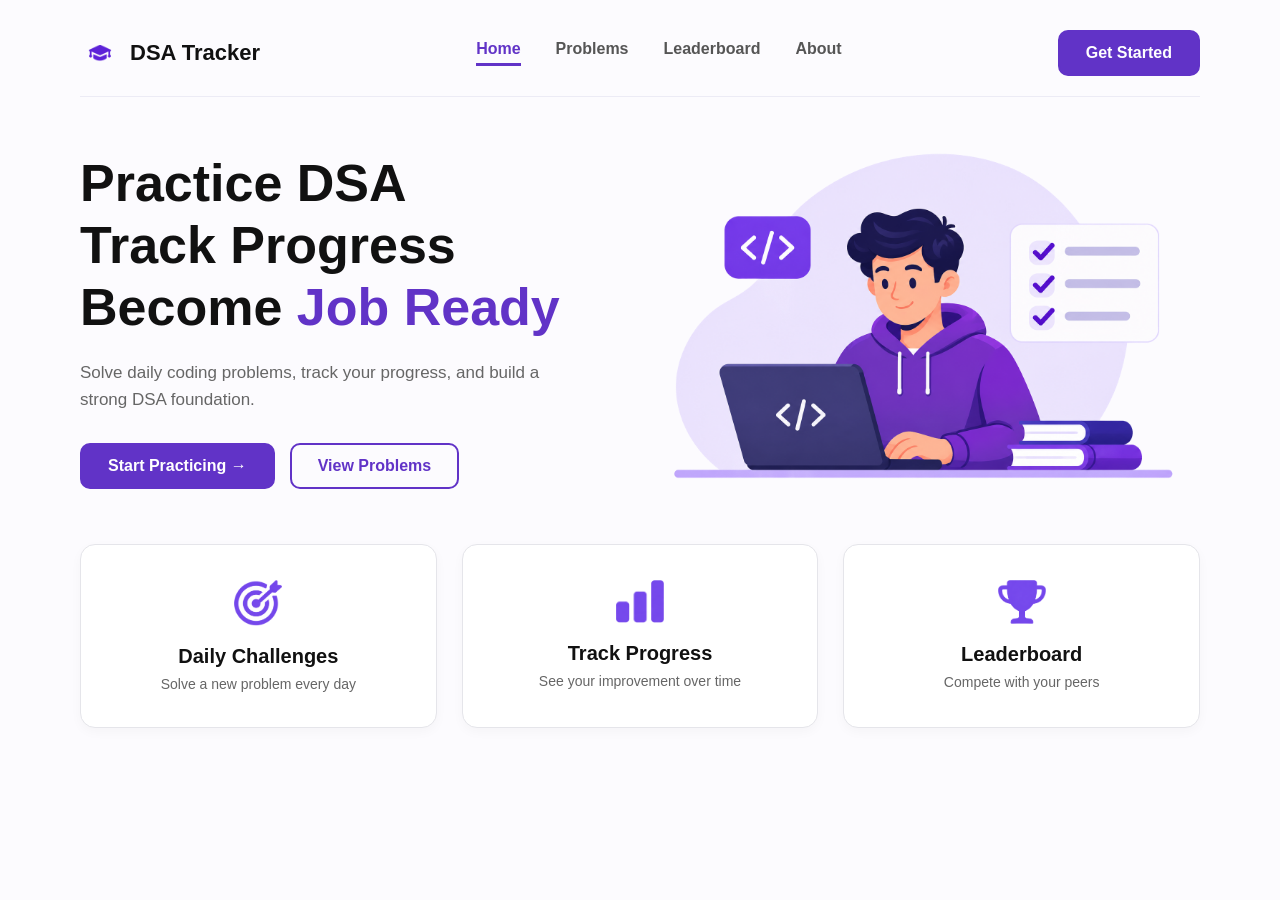
<file: Students Submission/2601196_Ashutosh_Uttekar/Task 1/index.html>
<!DOCTYPE html>
<html lang="en">
<head>
  <meta charset="UTF-8">
  <meta name="viewport" content="width=device-width, initial-scale=1.0">
  <title>DSA Tracker</title>
  <link rel="stylesheet" href="style.css">
</head>
<body>

  <nav>
    <div class="logo">
      <img src="Assets/04.png" alt="Logo">
      <h2>DSA Tracker</h2>
    </div>
    <div class="links">
      <a href="#" class="active">Home</a>
      <a href="#">Problems</a>
      <a href="#">Leaderboard</a>
      <a href="#">About</a>
    </div>
    <a href="#" class="btn">Get Started</a>
  </nav>

  <section class="hero">
    <div class="hero-left">
      <h1>Practice DSA<br>Track Progress<br>Become <span>Job Ready</span></h1>
      <p>Solve daily coding problems, track your progress, and build a strong DSA foundation.</p>
      <div class="btn-group">
        <a href="#" class="btn">Start Practicing &rarr;</a>
        <a href="#" class="btn outline">View Problems</a>
      </div>
    </div>
    <img src="Assets/05.png" alt="Student coding" class="hero-img">
  </section>

  <section class="cards">
    <div>
      <img src="Assets/03.png" alt="Daily Challenges">
      <h3>Daily Challenges</h3>
      <p>Solve a new problem every day</p>
    </div>
    <div>
      <img src="Assets/02.png" alt="Track Progress">
      <h3>Track Progress</h3>
      <p>See your improvement over time</p>
    </div>
    <div>
      <img src="Assets/01.png" alt="Leaderboard">
      <h3>Leaderboard</h3>
      <p>Compete with your peers</p>
    </div>
  </section>

</body>
</html>
</file>
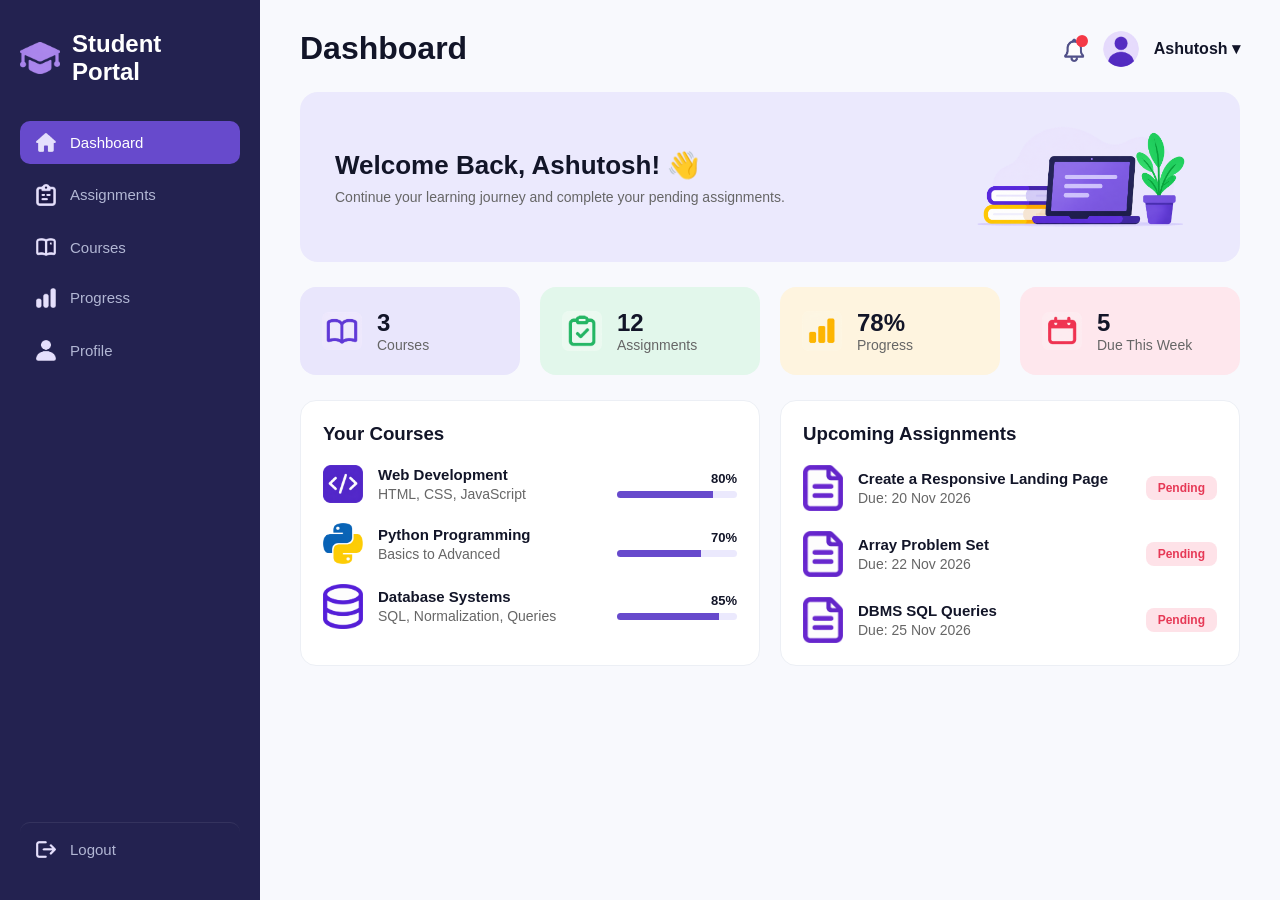
<file: Students Submission/2601196_Ashutosh_Uttekar/Task 2/index.html>
<!DOCTYPE html>
<html lang="en">
<head>
  <meta charset="UTF-8">
  <meta name="viewport" content="width=device-width, initial-scale=1.0">
  <title>Student Portal</title>
  <link rel="stylesheet" href="style.css">
</head>
<body>

  <!-- Sidebar -->
  <aside>
    <div class="logo">
      <img src="Assets/17.png" alt="Logo">
      <h2>Student<br>Portal</h2>
    </div>

    <nav>
      <a href="#" class="active"><img src="Assets/13.png" alt="">Dashboard</a>
      <a href="#"><img src="Assets/12.png" alt="">Assignments</a>
      <a href="#"><img src="Assets/11.png" alt="">Courses</a>
      <a href="#"><img src="Assets/10.png" alt="">Progress</a>
      <a href="#"><img src="Assets/09.png" alt="">Profile</a>
    </nav>

    <a href="#" class="logout"><img src="Assets/08.png" alt="">Logout</a>
  </aside>

  <!-- Main section -->
  <main>
    
    <header>
      <h1>Dashboard</h1>
      <div class="user">
        <img src="Assets/16.png" alt="Alerts" class="bell">
        <img src="Assets/15.png" alt="User" class="avatar">
        <span>Ashutosh &#9662;</span>
      </div>
    </header>

    <section class="banner">
      <div>
        <h2>Welcome Back, Ashutosh! &#128075;</h2>
        <p>Continue your learning journey and complete your pending assignments.</p>
      </div>
      <img src="Assets/18.png" alt="Illustration">
    </section>

    <section class="stats">
      <div class="stat purple">
        <img src="Assets/04.png" alt="">
        <div><h3>3</h3><p>Courses</p></div>
      </div>
      <div class="stat green">
        <img src="Assets/03.png" alt="">
        <div><h3>12</h3><p>Assignments</p></div>
      </div>
      <div class="stat amber">
        <img src="Assets/02.png" alt="">
        <div><h3>78%</h3><p>Progress</p></div>
      </div>
      <div class="stat rose">
        <img src="Assets/01.png" alt="">
        <div><h3>5</h3><p>Due This Week</p></div>
      </div>
    </section>

    <section class="grid">
      
      <div class="card">
        <h3>Your Courses</h3>
        <div class="row">
          <img src="Assets/07.png" alt="">
          <div><h4>Web Development</h4><p>HTML, CSS, JavaScript</p></div>
          <div class="bar"><span>80%</span><div style="--w: 80%"></div></div>
        </div>
        <div class="row">
          <img src="Assets/06.png" alt="">
          <div><h4>Python Programming</h4><p>Basics to Advanced</p></div>
          <div class="bar"><span>70%</span><div style="--w: 70%"></div></div>
        </div>
        <div class="row">
          <img src="Assets/05.png" alt="">
          <div><h4>Database Systems</h4><p>SQL, Normalization, Queries</p></div>
          <div class="bar"><span>85%</span><div style="--w: 85%"></div></div>
        </div>
      </div>

      <div class="card">
        <h3>Upcoming Assignments</h3>
        <div class="row">
          <img src="Assets/14.png" alt="">
          <div><h4>Create a Responsive Landing Page</h4><p>Due: 20 Nov 2026</p></div>
          <span class="badge">Pending</span>
        </div>
        <div class="row">
          <img src="Assets/14.png" alt="">
          <div><h4>Array Problem Set</h4><p>Due: 22 Nov 2026</p></div>
          <span class="badge">Pending</span>
        </div>
        <div class="row">
          <img src="Assets/14.png" alt="">
          <div><h4>DBMS SQL Queries</h4><p>Due: 25 Nov 2026</p></div>
          <span class="badge">Pending</span>
        </div>
      </div>

    </section>

  </main>

</body>
</html>
</file>
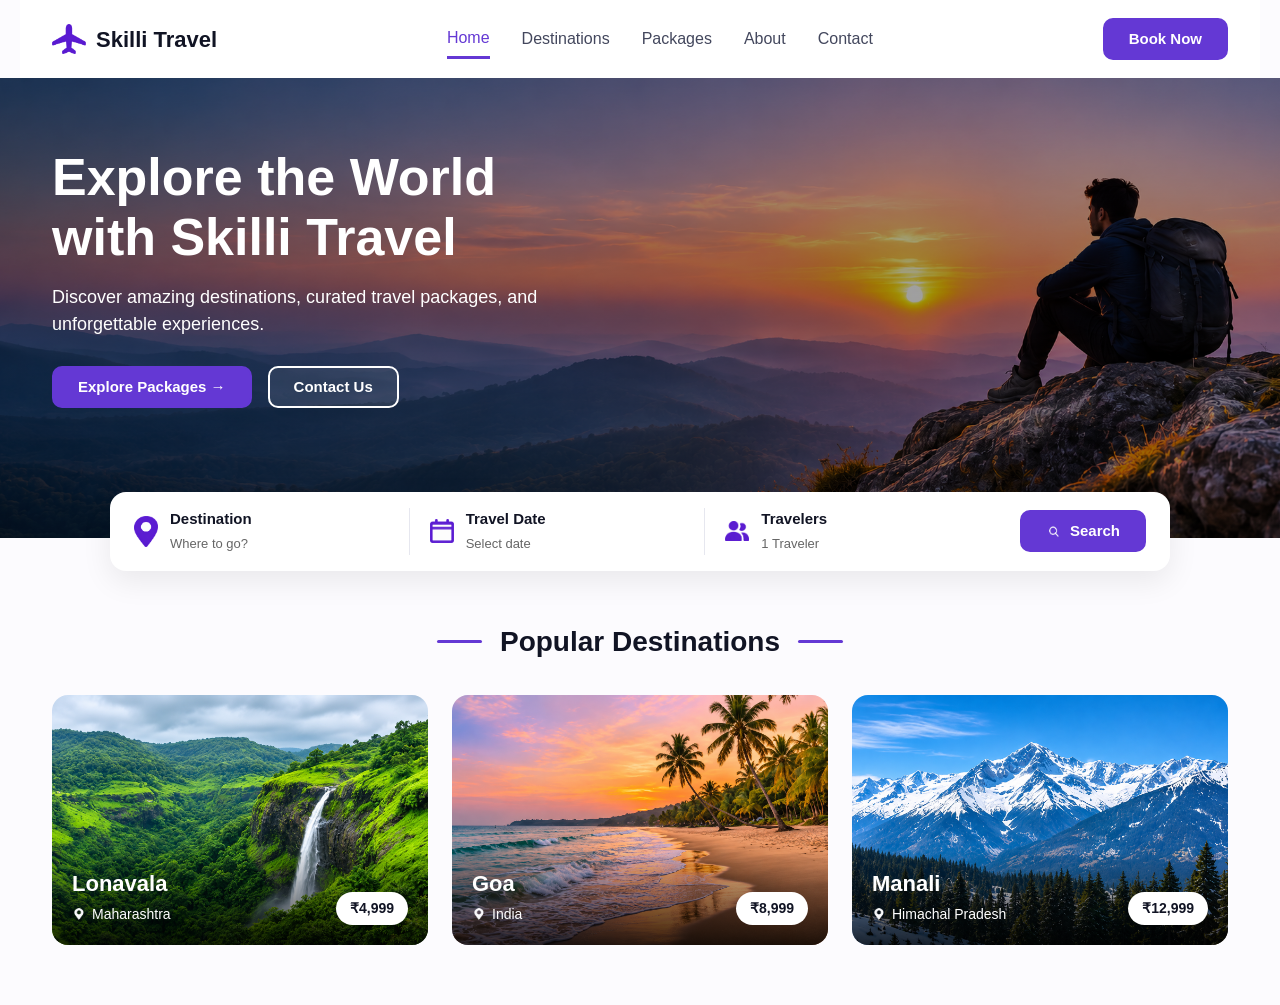
<file: Students Submission/2601196_Ashutosh_Uttekar/Task 3/index.html>
<!DOCTYPE html>
<html lang="en">
<head>
  <meta charset="UTF-8">
  <meta name="viewport" content="width=device-width, initial-scale=1.0">
  <title>Skilli Travel</title>
  <link rel="stylesheet" href="style.css">
</head>
<body>

  <nav class="wrap">
    <a href="#" class="logo">
      <img src="Assets/04.png" alt="Logo">
      <span>Skilli Travel</span>
    </a>
    <div class="links">
      <a href="#" class="active">Home</a>
      <a href="#">Destinations</a>
      <a href="#">Packages</a>
      <a href="#">About</a>
      <a href="#">Contact</a>
    </div>
    <a href="#" class="btn">Book Now</a>
  </nav>

  <section class="hero">
    <div class="wrap">
      <h1>Explore the World<br>with Skilli Travel</h1>
      <p>Discover amazing destinations, curated travel packages, and unforgettable experiences.</p>
      <div class="actions">
        <a href="#" class="btn">Explore Packages &rarr;</a>
        <a href="#" class="btn outline">Contact Us</a>
      </div>
    </div>
  </section>

  <div class="wrap search-box">
    <div class="field">
      <img src="Assets/03.png" alt="">
      <div><b>Destination</b><span>Where to go?</span></div>
    </div>
    <div class="field">
      <img src="Assets/02.png" alt="">
      <div><b>Travel Date</b><span>Select date</span></div>
    </div>
    <div class="field">
      <img src="Assets/01.png" alt="">
      <div><b>Travelers</b><span>1 Traveler</span></div>
    </div>
    <button type="button" class="btn">
      <img src="Assets/05.png" alt="">
      <span>Search</span>
    </button>
  </div>

  <section class="wrap dest">
    <h2>Popular Destinations</h2>
    <div class="grid">
      <div class="card">
        <img src="Assets/08.png" alt="Lonavala">
        <div class="info">
          <div><h3>Lonavala</h3><p><img src="Assets/06.png" alt=""> Maharashtra</p></div>
          <span class="price">&#8377;4,999</span>
        </div>
      </div>
      <div class="card">
        <img src="Assets/10.png" alt="Goa">
        <div class="info">
          <div><h3>Goa</h3><p><img src="Assets/06.png" alt=""> India</p></div>
          <span class="price">&#8377;8,999</span>
        </div>
      </div>
      <div class="card">
        <img src="Assets/09.png" alt="Manali">
        <div class="info">
          <div><h3>Manali</h3><p><img src="Assets/06.png" alt=""> Himachal Pradesh</p></div>
          <span class="price">&#8377;12,999</span>
        </div>
      </div>
    </div>
  </section>

</body>
</html>
</file>
<file: Students Submission/2601196_Ashutosh_Uttekar/Task 1/style.css>
* {
  margin: 0;
  padding: 0;
  box-sizing: border-box;
}

body {
  font-family: Arial, sans-serif;
  background-color: #fcfbfe;
  color: #111;
  padding: 20px 80px;
}
/* Nav bar staic*/
nav {
  display: flex;
  justify-content: space-between;
  align-items: center;
  padding: 10px 0 20px;
  border-bottom: 1px solid #ecebf5;
}

.logo {
  display: flex;
  align-items: center;
  gap: 10px;
}

.logo img {
  width: 40px;
}

.logo h2 {
  font-size: 22px;
}

.links {
  display: flex;
  gap: 35px;
}

.links a {
  text-decoration: none;
  color: #555;
  font-size: 16px;
  font-weight: bold;
}

.links .active {
  color: #6133c7;
  border-bottom: 3px solid #6133c7;
  padding-bottom: 5px;
}

/* Buttons common */
.btn {
  display: inline-block;
  background-color: #6133c7;
  color: white;
  padding: 12px 26px;
  border-radius: 10px;
  text-decoration: none;
  font-weight: bold;
  border: 2px solid #6133c7;
}

.btn.outline {
  background-color: transparent;
  color: #6133c7;
}

/* Herosec */
.hero {
  display: flex;
  align-items: center;
  justify-content: space-between;
  margin: 40px 0;
  gap: 40px;
}

.hero-left h1 {
  font-size: 52px;
  line-height: 1.2;
  margin-bottom: 20px;
}

.hero-left h1 span {
  color: #6133c7;
}

.hero-left p {
  color: #666;
  font-size: 17px;
  line-height: 1.6;
  margin-bottom: 30px;
  max-width: 500px;
}

.btn-group {
  display: flex;
  gap: 15px;
}

.hero-img {
  width: 550px;
  max-width: 100%;
}

/* container cards */
.cards {
  display: flex;
  gap: 25px;
  margin-top: 20px;
}

.cards div {
  flex: 1;
  background: #fff;
  border: 1px solid #e5e5ea;
  border-radius: 15px;
  padding: 35px 20px;
  text-align: center;
  box-shadow: 0 4px 12px rgba(0,0,0,0.03);
}

.cards img {
  width: 48px;
  margin-bottom: 15px;
}

.cards h3 {
  font-size: 20px;
  margin-bottom: 8px;
}

.cards p {
  color: #666;
  font-size: 14px;
}

/* responsive */
@media (max-width: 900px) {
  body {
    padding: 20px;
  }
  .hero {
    flex-direction: column;
    text-align: center;
  }
  .btn-group {
    justify-content: center;
  }
  .cards {
    flex-direction: column;
  }
}
</file>
<file: Students Submission/2601196_Ashutosh_Uttekar/Task 2/style.css>
* {
  margin: 0;
  padding: 0;
  box-sizing: border-box;
}

body {
  font-family: Arial, sans-serif;
  background: #f8f9fd;
  color: #121528;
  display: flex;
  min-height: 100vh;
}

/* Sidebar */
aside {
  width: 260px;
  background: #232250;
  padding: 30px 20px;
  display: flex;
  flex-direction: column;
  flex-shrink: 0;
}

aside nav {
  display: flex;
  flex-direction: column;
  gap: 8px;
  flex: 1;
}

.logo {
  gap: 12px;
  color: #fff;
  margin-bottom: 35px;
}

.logo img, .row > img, .stat img {
  width: 40px;
}

aside a {
  gap: 14px;
  padding: 12px 16px;
  color: #b2b7d4;
  text-decoration: none;
  font-size: 15px;
  border-radius: 10px;
}

aside a img {
  width: 20px;
}

aside .active {
  background: #674acc;
  color: #fff;
}

aside .logout {
  margin-top: auto;
  border-top: 1px solid rgba(255, 255, 255, 0.08);
  padding-top: 18px;
}

/* Main */
main {
  flex: 1;
  padding: 30px 40px;
}

.logo, aside a, .user, .stat, .row, header, .banner {
  display: flex;
  align-items: center;
}

header, .banner {
  justify-content: space-between;
  margin-bottom: 25px;
}

.user, .stat, .row {
  gap: 15px;
}

.user, .bar, .badge {
  font-weight: bold;
}

.avatar {
  width: 36px;
  height: 36px;
  border-radius: 50%;
}

.bell {
  width: 24px;
}

/* Banner */
.banner {
  background: #ebe9fd;
  border-radius: 18px;
  padding: 25px 35px;
}

.banner h2 {
  font-size: 26px;
  margin-bottom: 8px;
}

.banner img {
  max-height: 120px;
}

.banner p, .stat p, .row p {
  color: #666;
  font-size: 14px;
}

/* Stats & Grid */
.stats, .grid {
  display: grid;
  gap: 20px;
}

.stats {
  grid-template-columns: repeat(4, 1fr);
  margin-bottom: 25px;
}

.grid {
  grid-template-columns: 1fr 1fr;
}

.stat, .card {
  border-radius: 16px;
  padding: 22px;
}

.stat h3 {
  font-size: 24px;
}

.purple {
  background: #e9e6fc;
}

.green {
  background: #e2f7eb;
}

.amber {
  background: #fef4df;
}

.rose {
  background: #fee7ed;
}

/* Cards */
.card {
  background: #fff;
  border: 1px solid #eceff5;
}

.card h3, .row {
  margin-bottom: 20px;
}

.row:last-child {
  margin-bottom: 0;
}

.row > div:first-of-type {
  flex: 1;
}

.row h4 {
  font-size: 15px;
  margin-bottom: 3px;
}

/* Progress & Badge */
.bar {
  width: 120px;
  text-align: right;
  font-size: 13px;
}

.bar > div {
  background: #ebe9fd;
  height: 7px;
  border-radius: 10px;
  margin-top: 5px;
  overflow: hidden;
}

.bar > div::after {
  content: '';
  display: block;
  height: 100%;
  width: var(--w);
  background: #674acc;
}

.badge {
  background: #fee2e8;
  color: #e63956;
  font-size: 12px;
  padding: 5px 12px;
  border-radius: 8px;
}

/* Responsive */
@media (max-width: 1024px) {
  .stats {
    grid-template-columns: repeat(2, 1fr);
  }
  .grid {
    grid-template-columns: 1fr;
  }
}

@media (max-width: 768px) {
  body {
    flex-direction: column;
  }
  aside {
    width: 100%;
  }
  aside nav {
    flex-direction: row;
    flex-wrap: wrap;
  }
  .stats {
    grid-template-columns: 1fr;
  }
}
</file>
<file: Students Submission/2601196_Ashutosh_Uttekar/Task 3/style.css>
* {
  margin: 0;
  padding: 0;
  box-sizing: border-box;
}

body {
  font-family: Arial, sans-serif;
  background: #fcfbfe;
  color: #111424;
  line-height: 1.5;
}

.wrap {
  max-width: 1240px;
  margin: 0 auto;
  padding: 0 32px;
}

nav, .logo, .links, .actions, .search-box, .field, .btn, .hero, .dest h2, .info, .info p {
  display: flex;
  align-items: center;
}

nav, .info {
  justify-content: space-between;
}

/* Navbar */
nav.wrap {
  padding: 18px 32px;
  background: #fff;
}

.logo {
  gap: 10px;
  font-size: 22px;
  font-weight: bold;
  color: #111424;
}

.logo, .links a, .btn {
  text-decoration: none;
}

.logo img {
  width: 34px;
}

.links {
  gap: 32px;
}

.links a {
  color: #43475d;
  font-size: 16px;
  padding: 6px 0;
}

.links .active {
  color: #6438d4;
  border-bottom: 3px solid #6438d4;
}

/* Buttons */
.btn {
  gap: 8px;
  background: #6438d4;
  color: #fff;
  padding: 10px 24px;
  border-radius: 10px;
  border: 2px solid #6438d4;
  font-size: 15px;
  font-weight: bold;
  line-height: 1.2;
  cursor: pointer;
}

.btn.outline {
  background: rgba(255, 255, 255, 0.08);
  border-color: #fff;
}

/* Hero */
.hero {
  background: linear-gradient(rgba(0, 0, 0, 0.35), rgba(0, 0, 0, 0.4)), url('Assets/07.png') center 25% / cover;
  min-height: 460px;
  padding-bottom: 60px;
  color: #fff;
}

.hero .wrap {
  width: 100%;
}

.hero h1 {
  font-size: 52px;
  line-height: 1.15;
  margin-bottom: 16px;
}

.hero p {
  font-size: 18px;
  max-width: 520px;
  margin-bottom: 28px;
}

.actions {
  gap: 16px;
}

/* Search Bar */
.search-box {
  background: #fff;
  max-width: 1060px;
  margin: -46px auto 50px;
  padding: 16px 24px;
  border-radius: 16px;
  box-shadow: 0 10px 30px rgba(0, 0, 0, 0.08);
  gap: 20px;
}

.field {
  flex: 1;
  gap: 12px;
  border-right: 1px solid #e6e7ef;
  padding-right: 16px;
}

.field:last-of-type {
  border-right: none;
}

.field img {
  width: 24px;
}

.field b {
  display: block;
  font-size: 15px;
}

.field span {
  font-size: 13px;
  color: #666;
}

.search-box .btn img {
  width: 16px;
}

/* Destinations */
.dest {
  padding-bottom: 60px;
}

.dest h2 {
  justify-content: center;
  gap: 18px;
  font-size: 28px;
  margin-bottom: 32px;
}

.dest h2::before, .dest h2::after {
  content: '';
  width: 45px;
  height: 3px;
  background: #6438d4;
  border-radius: 3px;
}

.grid {
  display: grid;
  grid-template-columns: repeat(3, 1fr);
  gap: 24px;
}

.card {
  position: relative;
  height: 250px;
  border-radius: 16px;
  overflow: hidden;
}

.card > img {
  width: 100%;
  height: 100%;
  object-fit: cover;
}

.info {
  position: absolute;
  inset: auto 0 0 0;
  padding: 20px;
  background: linear-gradient(transparent, rgba(0, 0, 0, 0.78));
  color: #fff;
  align-items: flex-end;
}

.info h3 {
  font-size: 22px;
  margin-bottom: 4px;
}

.info p {
  gap: 6px;
  font-size: 14px;
}

.info p img {
  width: 14px;
}

.price {
  background: #fff;
  color: #111424;
  padding: 6px 14px;
  border-radius: 20px;
  font-weight: bold;
  font-size: 14px;
}

/* Responsive */
@media (max-width: 900px) {
  .links {
    display: none;
  }
  .search-box, .grid {
    flex-direction: column;
    grid-template-columns: 1fr;
  }
  .field {
    width: 100%;
    border-right: none;
    border-bottom: 1px solid #e6e7ef;
    padding: 0 0 12px;
  }
  .hero h1 {
    font-size: 36px;
  }
}
</file>
